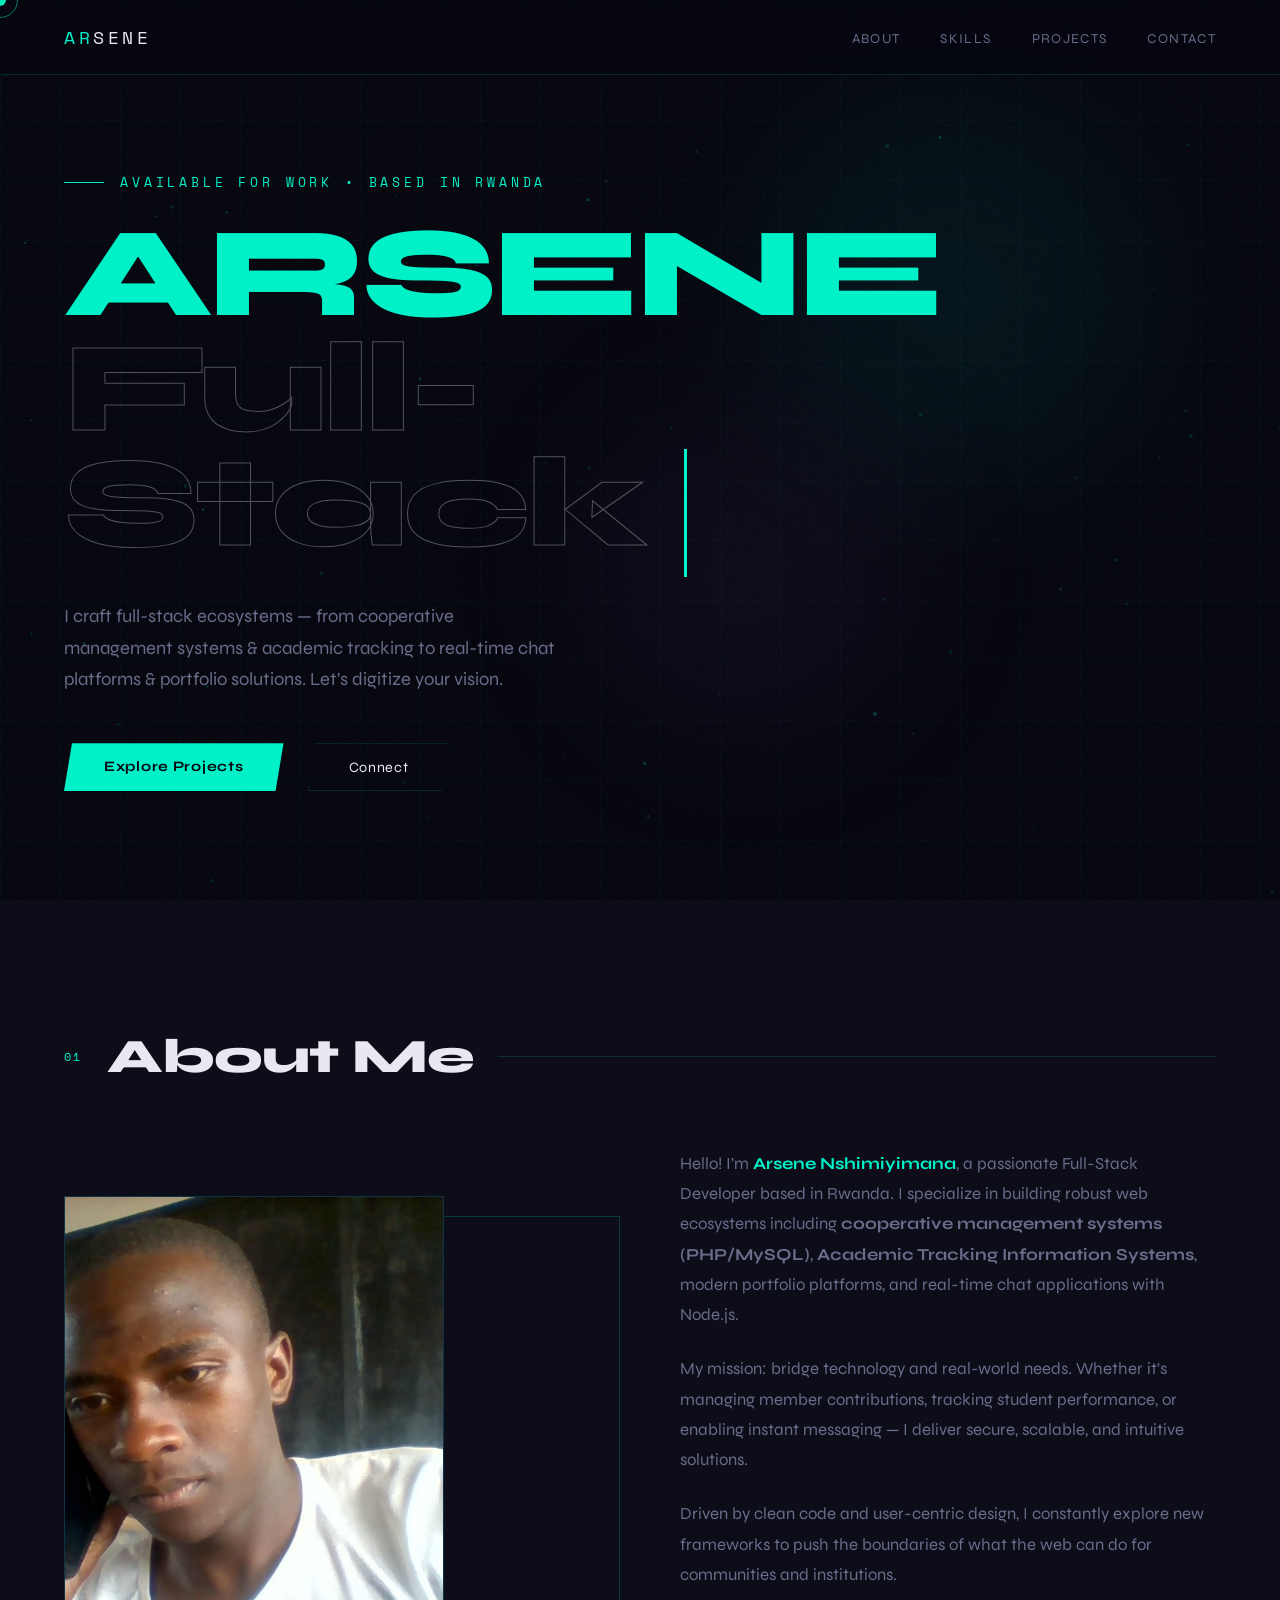
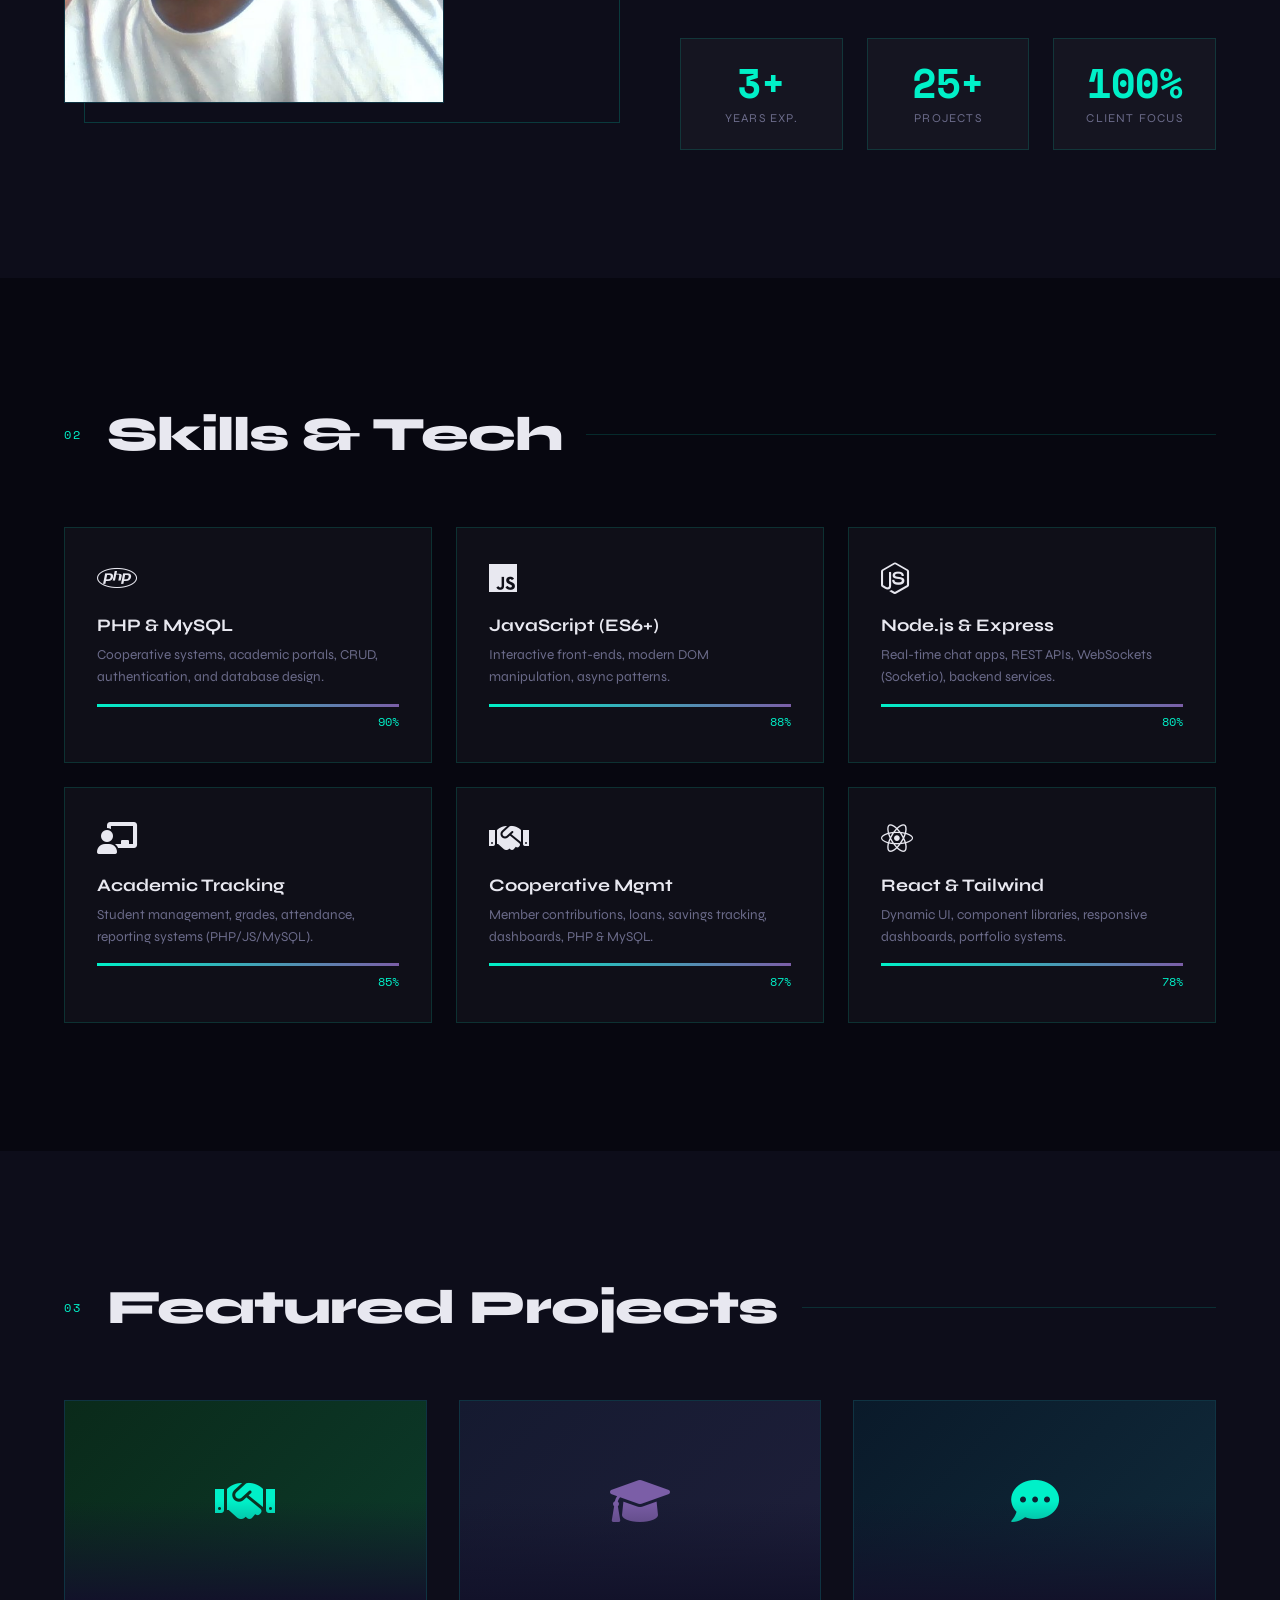
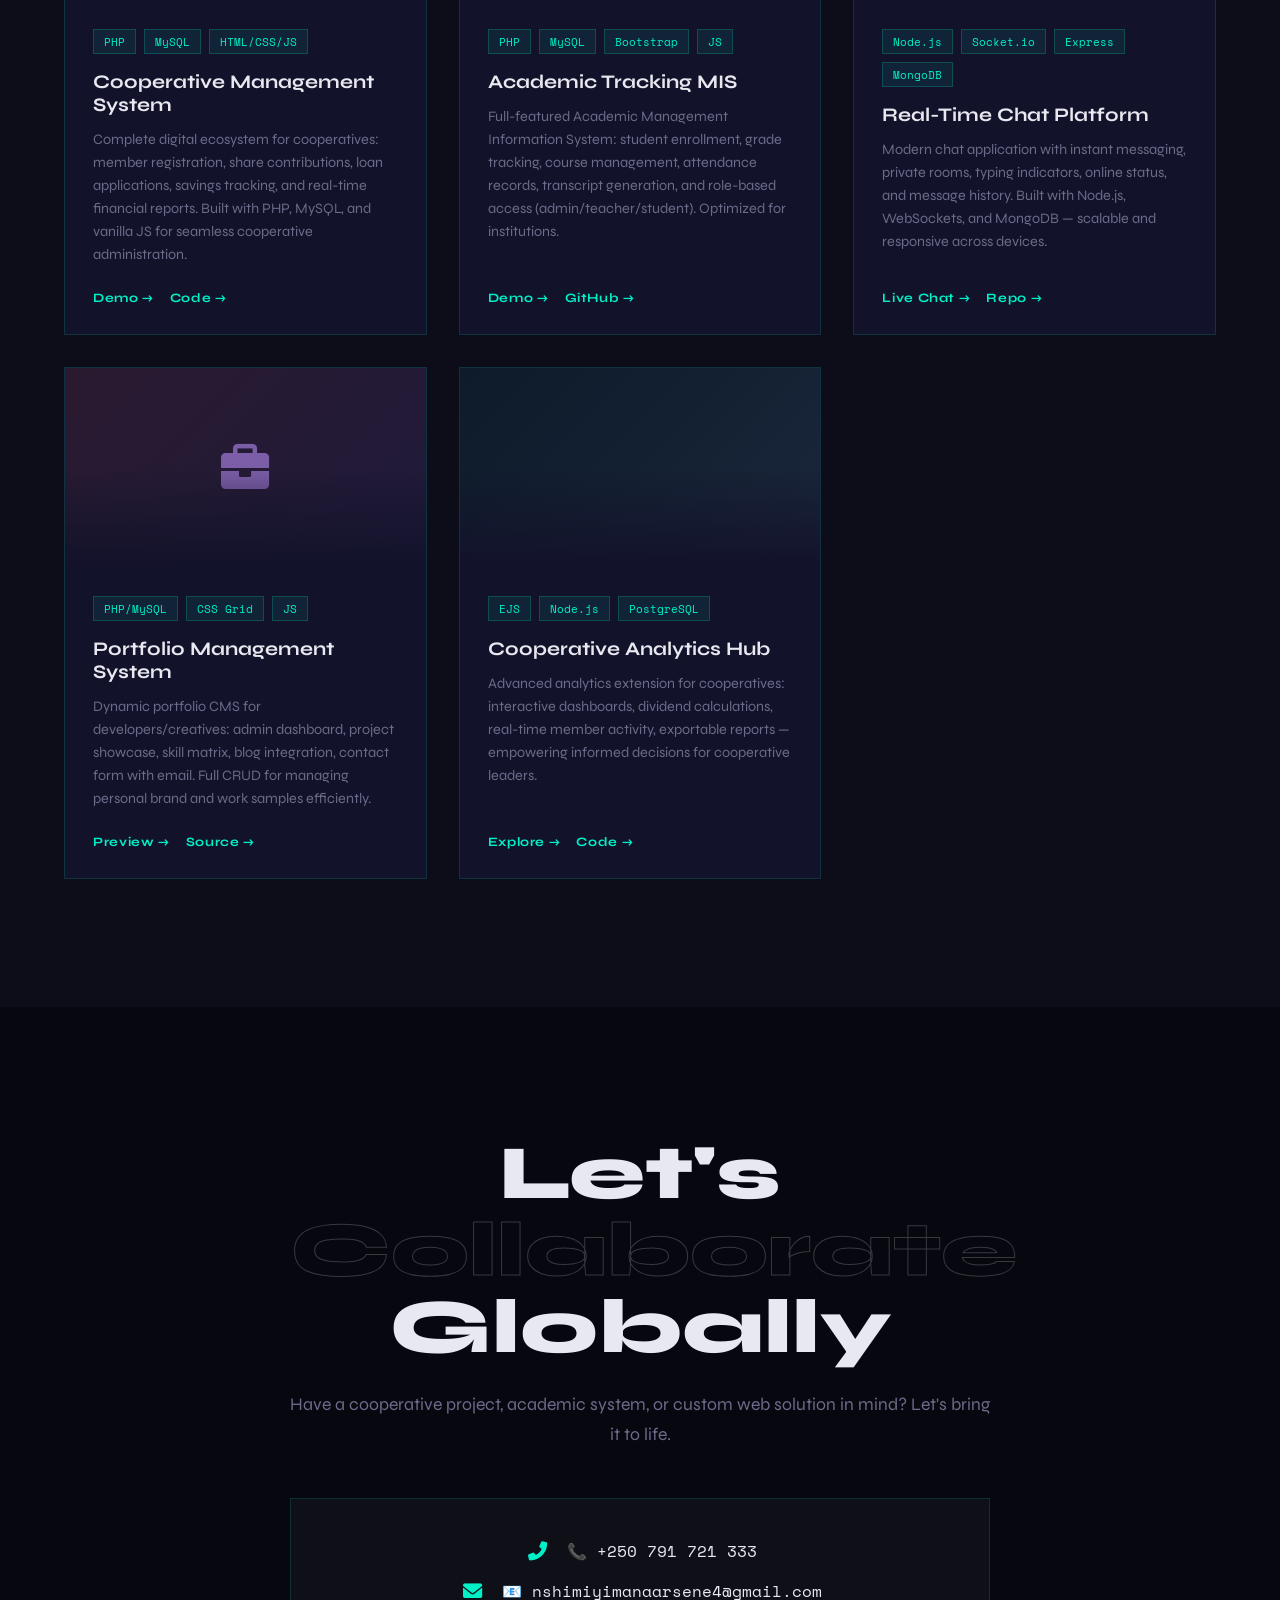
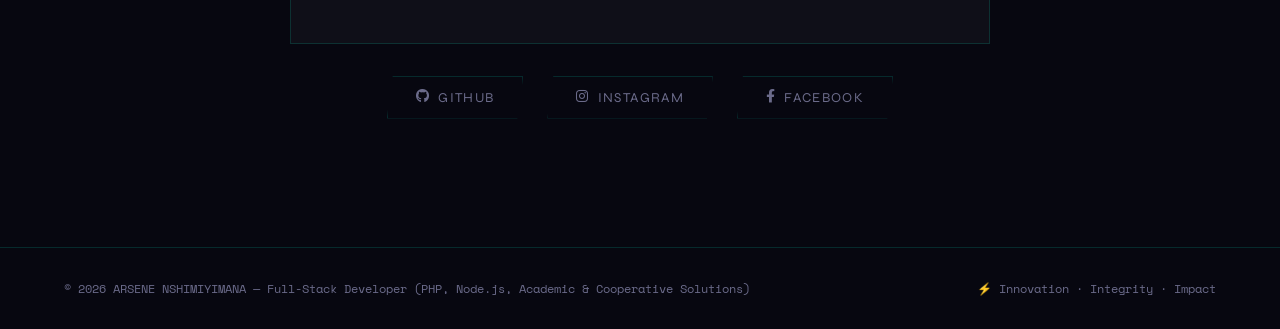
<file: index.html>
<!DOCTYPE html>
<html lang="en">
<head>
<meta charset="UTF-8">
<meta name="viewport" content="width=device-width, initial-scale=1.0">
<meta name="description" content="Arsene Nshimiyimana - Professional Full-Stack Web Developer portfolio showcasing modern web applications, cooperative systems, academic tracking, and innovative digital solutions.">
<meta name="author" content="Arsene Nshimiyimana">
<title>Arsene Nshimiyimana | Full-Stack Developer & Innovator</title>
<link rel="preconnect" href="https://fonts.googleapis.com">
<link href="https://fonts.googleapis.com/css2?family=Space+Mono:wght@400;700&family=Syne:wght@400;600;700;800&display=swap" rel="stylesheet">
<link rel="stylesheet" href="https://cdnjs.cloudflare.com/ajax/libs/font-awesome/6.0.0-beta3/css/all.min.css">
<link rel="stylesheet" href="style.css">
</head>
<body>
<div class="cursor" id="cursor"></div>
<div class="cursor-ring" id="cursorRing"></div>
<canvas id="particles-canvas"></canvas>
<div id="toast" class="toast-msg">Copied to clipboard!</div>

<nav>
  <a href="#hero" class="logo">AR<span>SENE</span></a>
  <ul class="nav-links">
    <li><a href="#about">About</a></li>
    <li><a href="#skills">Skills</a></li>
    <li><a href="#projects">Projects</a></li>
    <li><a href="#contact">Contact</a></li>
  </ul>
</nav>

<section id="hero">
  <div class="orb orb1"></div>
  <div class="orb orb2"></div>
  <div class="hero-inner">
    <div class="hero-tag">Available for work • Based in Rwanda</div>
    <h1 class="hero-name">
      <span class="accent">ARSENE</span><br>
      <span class="outline" id="typed-role">Web Dev</span>
      <span class="type-cursor"></span>
    </h1>
    <p class="hero-subtitle">I craft full-stack ecosystems — from cooperative management systems & academic tracking to real-time chat platforms & portfolio solutions. Let's digitize your vision.</p>
    <div class="hero-cta">
      <a href="#projects" class="btn-primary">Explore Projects</a>
      <a href="#contact" class="btn-ghost">Connect</a>
    </div>
  </div>
</section>

<section id="about">
  <div class="section-header reveal">
    <span class="section-num">01</span>
    <h2 class="section-title">About Me</h2>
    <div class="section-line"></div>
  </div>
  <div class="about-grid">
    <div class="about-photo-wrap reveal">
      <img src="arsene.jpg" alt="Arsene Nshimiyimana - Full-Stack Developer" class="about-photo" id="profileImage" onerror="this.onerror=null; this.src='data:image/svg+xml,%3Csvg xmlns=\'http://www.w3.org/2000/svg\' viewBox=\'0 0 400 500\'%3E%3Crect width=\'400\' height=\'500\' fill=\'%2312122a\'/%3E%3Ctext x=\'50%25\' y=\'50%25\' font-size=\'20\' fill=\'%2300f0c8\' text-anchor=\'middle\' dy=\'.3em\'%3EARSENE%3C/text%3E%3C/svg%3E'; this.style.objectFit='cover';">
      <div class="about-photo-accent"></div>
    </div>
    <div class="about-text reveal">
      <p>Hello! I'm <span class="highlight">Arsene Nshimiyimana</span>, a passionate Full-Stack Developer based in Rwanda. I specialize in building robust web ecosystems including <strong>cooperative management systems (PHP/MySQL)</strong>, <strong>Academic Tracking Information Systems</strong>, modern portfolio platforms, and real-time chat applications with Node.js.</p>
      <p>My mission: bridge technology and real-world needs. Whether it's managing member contributions, tracking student performance, or enabling instant messaging — I deliver secure, scalable, and intuitive solutions.</p>
      <p>Driven by clean code and user-centric design, I constantly explore new frameworks to push the boundaries of what the web can do for communities and institutions.</p>
      <div class="about-stats">
        <div class="stat">
          <div class="stat-num">3+</div>
          <div class="stat-label">YEARS EXP.</div>
        </div>
        <div class="stat">
          <div class="stat-num">25+</div>
          <div class="stat-label">PROJECTS</div>
        </div>
        <div class="stat">
          <div class="stat-num">100%</div>
          <div class="stat-label">CLIENT FOCUS</div>
        </div>
      </div>
    </div>
  </div>
</section>

<section id="skills">
  <div class="section-header reveal">
    <span class="section-num">02</span>
    <h2 class="section-title">Skills & Tech</h2>
    <div class="section-line"></div>
  </div>
  <div class="skills-grid">
    <div class="skill-card reveal">
      <div class="skill-icon"><i class="fab fa-php"></i></div>
      <div class="skill-name">PHP & MySQL</div>
      <div class="skill-desc">Cooperative systems, academic portals, CRUD, authentication, and database design.</div>
      <div class="skill-bar-wrap"><div class="skill-bar"></div></div>
      <div class="skill-pct">90%</div>
    </div>
    <div class="skill-card reveal">
      <div class="skill-icon"><i class="fab fa-js"></i></div>
      <div class="skill-name">JavaScript (ES6+)</div>
      <div class="skill-desc">Interactive front-ends, modern DOM manipulation, async patterns.</div>
      <div class="skill-bar-wrap"><div class="skill-bar"></div></div>
      <div class="skill-pct">88%</div>
    </div>
    <div class="skill-card reveal">
      <div class="skill-icon"><i class="fab fa-node-js"></i></div>
      <div class="skill-name">Node.js & Express</div>
      <div class="skill-desc">Real-time chat apps, REST APIs, WebSockets (Socket.io), backend services.</div>
      <div class="skill-bar-wrap"><div class="skill-bar"></div></div>
      <div class="skill-pct">80%</div>
    </div>
    <div class="skill-card reveal">
      <div class="skill-icon"><i class="fas fa-chalkboard-user"></i></div>
      <div class="skill-name">Academic Tracking</div>
      <div class="skill-desc">Student management, grades, attendance, reporting systems (PHP/JS/MySQL).</div>
      <div class="skill-bar-wrap"><div class="skill-bar"></div></div>
      <div class="skill-pct">85%</div>
    </div>
    <div class="skill-card reveal">
      <div class="skill-icon"><i class="fas fa-handshake"></i></div>
      <div class="skill-name">Cooperative Mgmt</div>
      <div class="skill-desc">Member contributions, loans, savings tracking, dashboards, PHP & MySQL.</div>
      <div class="skill-bar-wrap"><div class="skill-bar"></div></div>
      <div class="skill-pct">87%</div>
    </div>
    <div class="skill-card reveal">
      <div class="skill-icon"><i class="fab fa-react"></i></div>
      <div class="skill-name">React & Tailwind</div>
      <div class="skill-desc">Dynamic UI, component libraries, responsive dashboards, portfolio systems.</div>
      <div class="skill-bar-wrap"><div class="skill-bar"></div></div>
      <div class="skill-pct">78%</div>
    </div>
  </div>
</section>

<section id="projects">
  <div class="section-header reveal">
    <span class="section-num">03</span>
    <h2 class="section-title">Featured Projects</h2>
    <div class="section-line"></div>
  </div>
  <div class="projects-grid">
    <div class="project-card reveal">
      <div class="project-thumb" style="background: linear-gradient(135deg, #0a2a1a, #0c3a2a);">
        <i class="fas fa-handshake" style="font-size: 3rem; color: var(--accent);"></i>
      </div>
      <div class="project-content">
        <div class="project-tags">
          <span class="tag">PHP</span>
          <span class="tag">MySQL</span>
          <span class="tag">HTML/CSS/JS</span>
        </div>
        <div class="project-title">Cooperative Management System</div>
        <div class="project-desc">Complete digital ecosystem for cooperatives: member registration, share contributions, loan applications, savings tracking, and real-time financial reports. Built with PHP, MySQL, and vanilla JS for seamless cooperative administration.</div>
        <div class="project-links">
          <a href="#" class="project-link">Demo →</a>
          <a href="https://github.com/nshimiyimana-2007" class="project-link">Code →</a>
        </div>
      </div>
    </div>
    <div class="project-card reveal">
      <div class="project-thumb" style="background: linear-gradient(135deg, #151a30, #1e1f3a);">
        <i class="fas fa-graduation-cap" style="font-size: 3rem; color: var(--accent2);"></i>
      </div>
      <div class="project-content">
        <div class="project-tags">
          <span class="tag">PHP</span>
          <span class="tag">MySQL</span>
          <span class="tag">Bootstrap</span>
          <span class="tag">JS</span>
        </div>
        <div class="project-title">Academic Tracking MIS</div>
        <div class="project-desc">Full-featured Academic Management Information System: student enrollment, grade tracking, course management, attendance records, transcript generation, and role-based access (admin/teacher/student). Optimized for institutions.</div>
        <div class="project-links">
          <a href="#" class="project-link">Demo →</a>
          <a href="https://github.com/nshimiyimana-2007" class="project-link">GitHub →</a>
        </div>
      </div>
    </div>
    <div class="project-card reveal">
      <div class="project-thumb" style="background: linear-gradient(135deg, #0a1a2a, #102a3a);">
        <i class="fas fa-comment-dots" style="font-size: 3rem; color: var(--accent);"></i>
      </div>
      <div class="project-content">
        <div class="project-tags">
          <span class="tag">Node.js</span>
          <span class="tag">Socket.io</span>
          <span class="tag">Express</span>
          <span class="tag">MongoDB</span>
        </div>
        <div class="project-title">Real-Time Chat Platform</div>
        <div class="project-desc">Modern chat application with instant messaging, private rooms, typing indicators, online status, and message history. Built with Node.js, WebSockets, and MongoDB — scalable and responsive across devices.</div>
        <div class="project-links">
          <a href="#" class="project-link">Live Chat →</a>
          <a href="https://github.com/nshimiyimana-2007" class="project-link">Repo →</a>
        </div>
      </div>
    </div>
    <div class="project-card reveal">
      <div class="project-thumb" style="background: linear-gradient(135deg, #2a1a30, #1f1a3a);">
        <i class="fas fa-briefcase" style="font-size: 3rem; color: var(--accent2);"></i>
      </div>
      <div class="project-content">
        <div class="project-tags">
          <span class="tag">PHP/MySQL</span>
          <span class="tag">CSS Grid</span>
          <span class="tag">JS</span>
        </div>
        <div class="project-title">Portfolio Management System</div>
        <div class="project-desc">Dynamic portfolio CMS for developers/creatives: admin dashboard, project showcase, skill matrix, blog integration, contact form with email. Full CRUD for managing personal brand and work samples efficiently.</div>
        <div class="project-links">
          <a href="#" class="project-link">Preview →</a>
          <a href="https://github.com/nshimiyimana-2007" class="project-link">Source →</a>
        </div>
      </div>
    </div>
    <div class="project-card reveal">
      <div class="project-thumb" style="background: linear-gradient(135deg, #0d1b2a, #1b263b);">
        <i class="fas fa-chart-simple" style="font-size: 3rem; color: var(--accent);"></i>
      </div>
      <div class="project-content">
        <div class="project-tags">
          <span class="tag">EJS</span>
          <span class="tag">Node.js</span>
          <span class="tag">PostgreSQL</span>
        </div>
        <div class="project-title">Cooperative Analytics Hub</div>
        <div class="project-desc">Advanced analytics extension for cooperatives: interactive dashboards, dividend calculations, real-time member activity, exportable reports — empowering informed decisions for cooperative leaders.</div>
        <div class="project-links">
          <a href="#" class="project-link">Explore →</a>
          <a href="https://github.com/nshimiyimana-2007" class="project-link">Code →</a>
        </div>
      </div>
    </div>
  </div>
</section>

<section id="contact">
  <div class="contact-inner reveal">
    <h2 class="contact-big">Let's <span class="outline">Collaborate</span><br>Globally</h2>
    <p class="contact-sub">Have a cooperative project, academic system, or custom web solution in mind? Let's bring it to life.</p>
    <div class="contact-details">
      <div class="contact-detail-item">
        <i class="fas fa-phone-alt"></i>
        <span class="click-to-copy" data-copy="0791721333">📞 +250 791 721 333</span>
      </div>
      <div class="contact-detail-item">
        <i class="fas fa-envelope"></i>
        <a href="mailto:nshimiyimanaarsene4@gmail.com" class="click-to-copy" data-copy="nshimiyimanaarsene4@gmail.com">📧 nshimiyimanaarsene4@gmail.com</a>
      </div>
    </div>
    <div class="social-links">
      <a href="https://github.com/nshimiyimana-2007" target="_blank" class="social-link">
        <i class="fab fa-github"></i> GitHub
      </a>
      <a href="https://www.instagram.com/arsene5369/" target="_blank" class="social-link">
        <i class="fab fa-instagram"></i> Instagram
      </a>
      <a href="https://www.facebook.com/arsene.nshimiyimana.arsene/" target="_blank" class="social-link">
        <i class="fab fa-facebook-f"></i> Facebook
      </a>
    </div>
  </div>
</section>

<footer>
  <span>© 2026 ARSENE NSHIMIYIMANA — Full-Stack Developer (PHP, Node.js, Academic & Cooperative Solutions)</span>
  <span>⚡ Innovation · Integrity · Impact</span>
</footer>

<script src="script.js"></script>
</body>
</html>
</file>
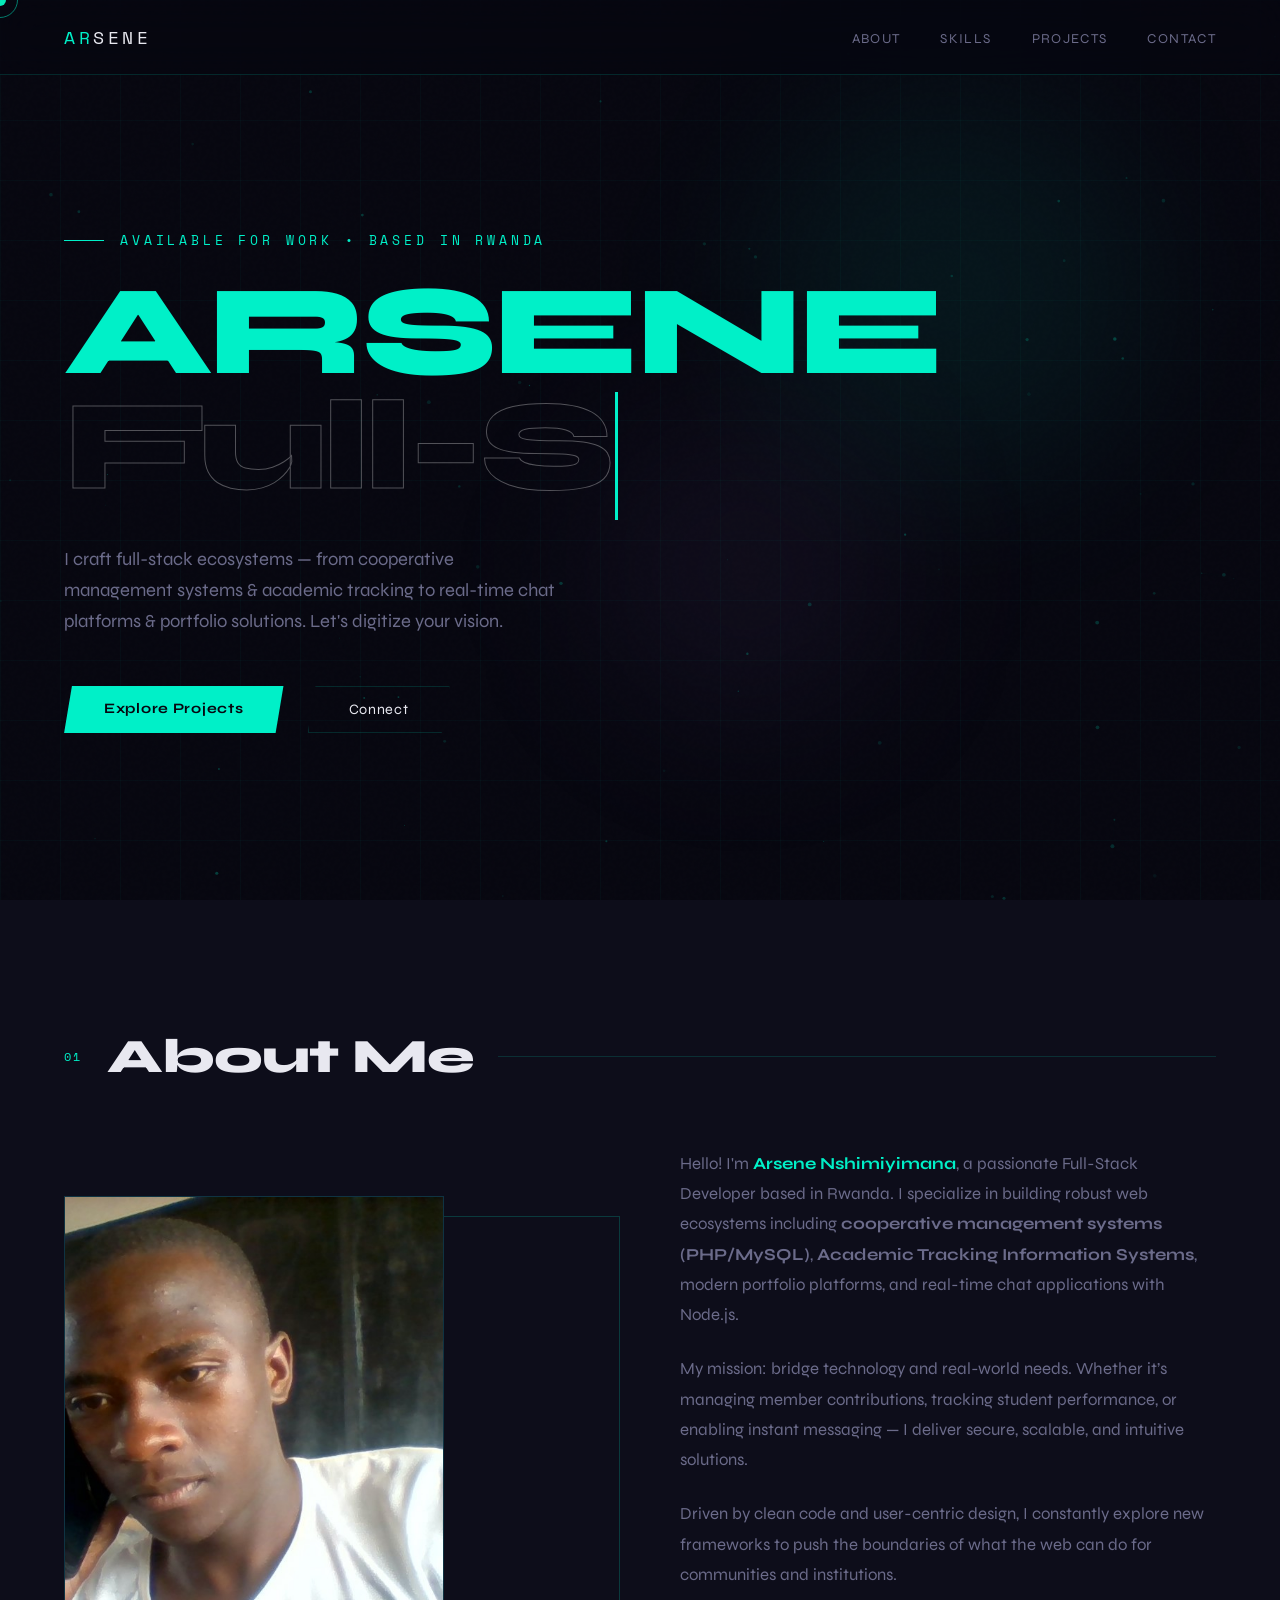
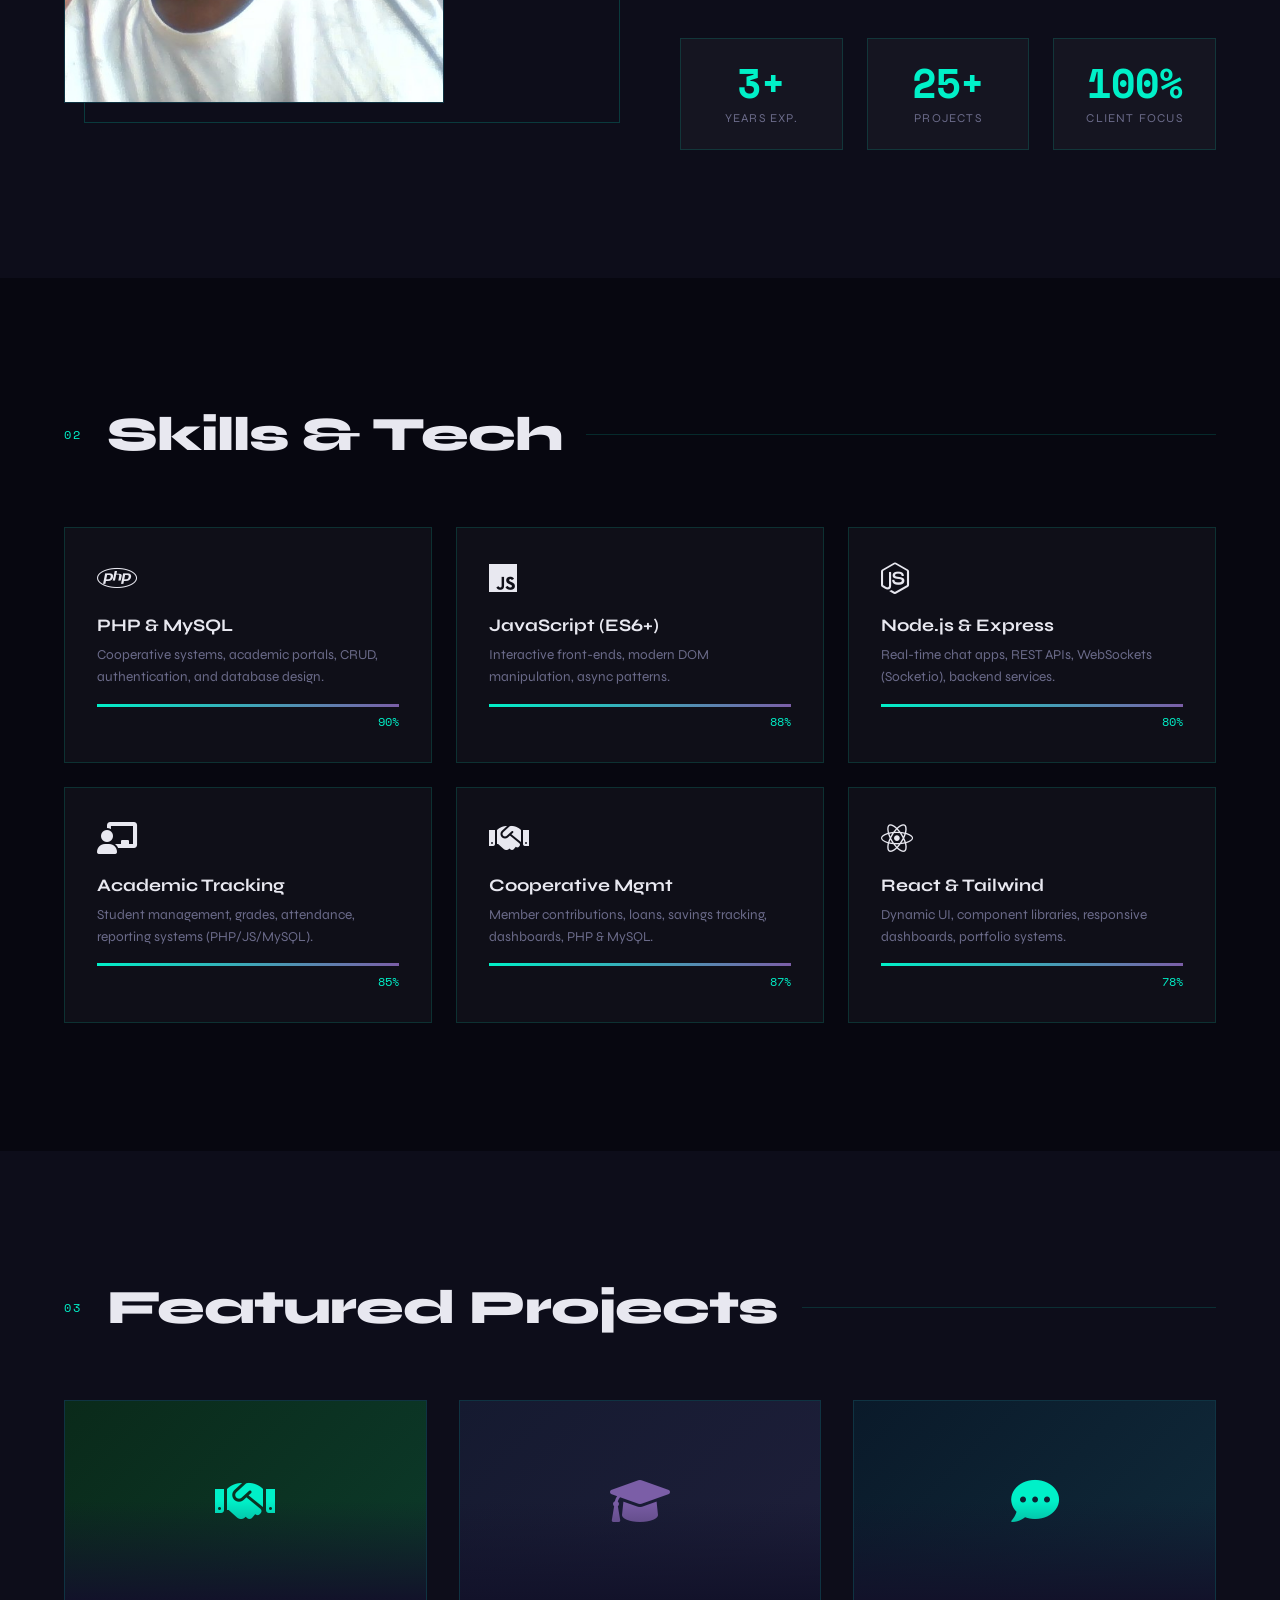
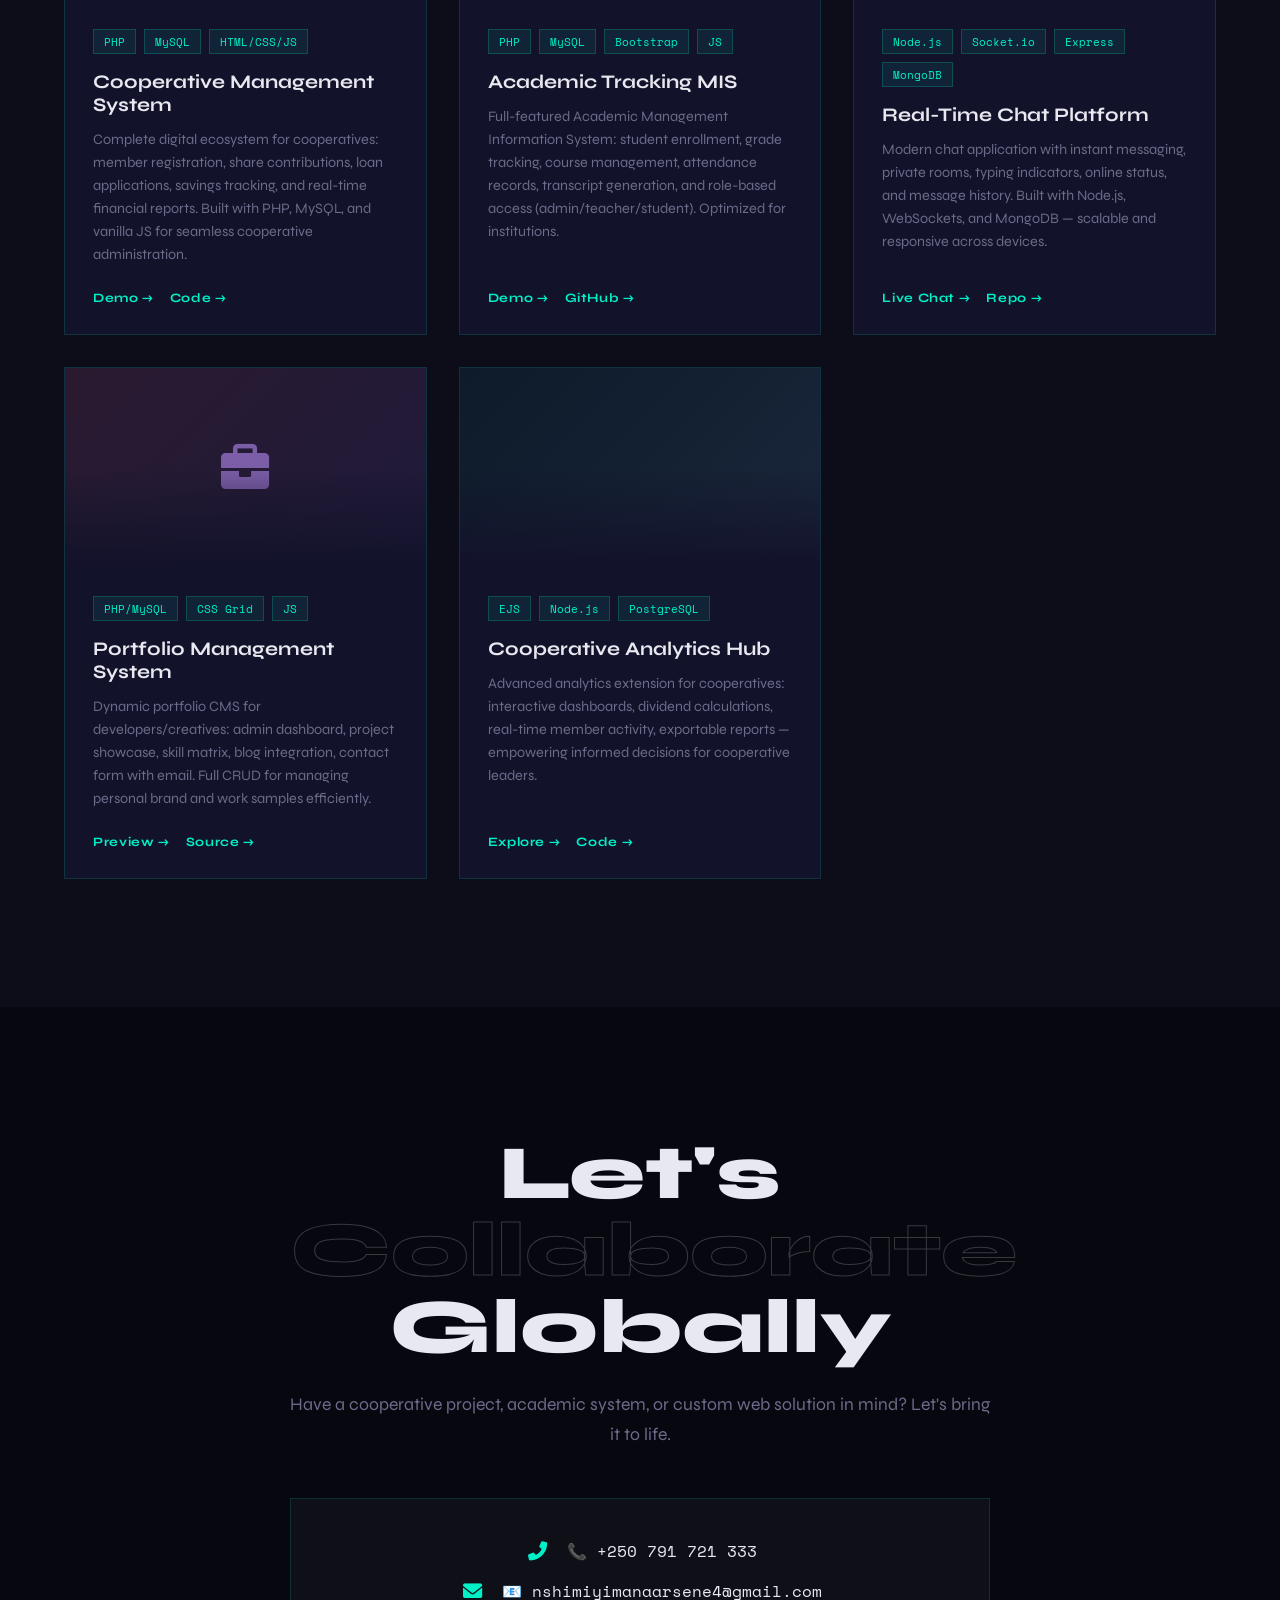
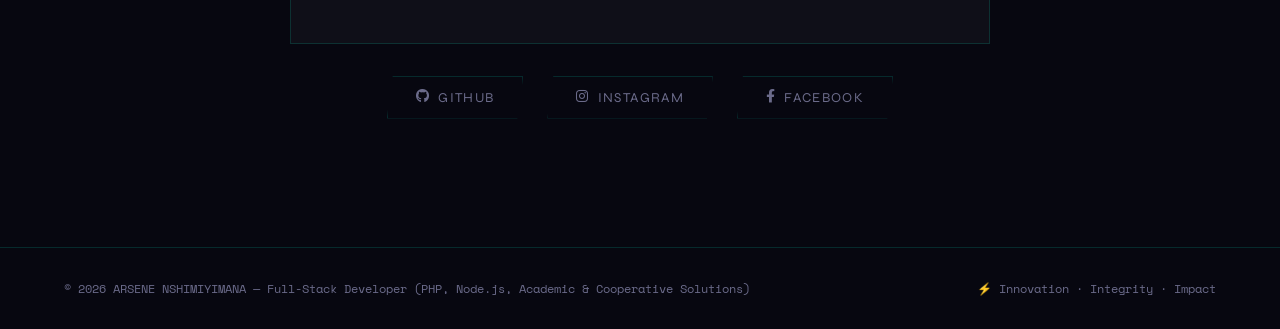
<file: arsene-portfolio.html>
<!DOCTYPE html>
<html lang="en">
<head>
<meta charset="UTF-8">
<meta name="viewport" content="width=device-width, initial-scale=1.0">
<meta name="description" content="Arsene Nshimiyimana - Professional Full-Stack Web Developer portfolio showcasing modern web applications, cooperative systems, academic tracking, and innovative digital solutions.">
<meta name="author" content="Arsene Nshimiyimana">
<title>Arsene Nshimiyimana | Full-Stack Developer & Innovator</title>
<link rel="preconnect" href="https://fonts.googleapis.com">
<link href="https://fonts.googleapis.com/css2?family=Space+Mono:wght@400;700&family=Syne:wght@400;600;700;800&display=swap" rel="stylesheet">
<link rel="stylesheet" href="https://cdnjs.cloudflare.com/ajax/libs/font-awesome/6.0.0-beta3/css/all.min.css">
<style>
  *, *::before, *::after { margin: 0; padding: 0; box-sizing: border-box; }

  :root {
    --bg: #070710;
    --bg2: #0d0d1a;
    --bg3: #12122a;
    --accent: #00f0c8;
    --accent2: #7b5ea7;
    --text: #e8e8f0;
    --muted: #6b6b8a;
    --border: rgba(0,240,200,0.15);
    --card: rgba(255,255,255,0.03);
    --glow: 0 0 40px rgba(0,240,200,0.12);
    --danger: #ff4d6d;
  }

  html { scroll-behavior: smooth; }

  body {
    background: var(--bg);
    color: var(--text);
    font-family: 'Syne', sans-serif;
    overflow-x: hidden;
    cursor: none;
  }

  /* Custom cursor */
  .cursor {
    position: fixed;
    width: 12px; height: 12px;
    background: var(--accent);
    border-radius: 50%;
    pointer-events: none;
    z-index: 9999;
    transform: translate(-50%, -50%);
    transition: transform 0.1s ease, width 0.2s ease, height 0.2s ease;
    mix-blend-mode: difference;
  }
  .cursor-ring {
    position: fixed;
    width: 36px; height: 36px;
    border: 1px solid rgba(0,240,200,0.5);
    border-radius: 50%;
    pointer-events: none;
    z-index: 9998;
    transform: translate(-50%, -50%);
    transition: transform 0.15s ease, width 0.3s ease, height 0.3s ease, opacity 0.3s;
  }

  body::before {
    content: '';
    position: fixed;
    inset: 0;
    background-image: url("data:image/svg+xml,%3Csvg viewBox='0 0 256 256' xmlns='http://www.w3.org/2000/svg'%3E%3Cfilter id='noise'%3E%3CfeTurbulence type='fractalNoise' baseFrequency='0.9' numOctaves='4' stitchTiles='stitch'/%3E%3C/filter%3E%3Crect width='100%25' height='100%25' filter='url(%23noise)' opacity='0.03'/%3E%3C/svg%3E");
    pointer-events: none;
    z-index: 0;
    opacity: 0.4;
  }

  body::after {
    content: '';
    position: fixed;
    inset: 0;
    background-image: linear-gradient(rgba(0,240,200,0.03) 1px, transparent 1px), linear-gradient(90deg, rgba(0,240,200,0.03) 1px, transparent 1px);
    background-size: 60px 60px;
    pointer-events: none;
    z-index: 0;
  }

  nav {
    position: fixed;
    top: 0; left: 0; right: 0;
    z-index: 100;
    padding: 1.5rem 4rem;
    display: flex;
    justify-content: space-between;
    align-items: center;
    backdrop-filter: blur(20px);
    background: rgba(7,7,16,0.7);
    border-bottom: 1px solid var(--border);
  }

  .logo {
    font-family: 'Space Mono', monospace;
    font-size: 1.1rem;
    color: var(--accent);
    letter-spacing: 0.2em;
    text-decoration: none;
  }
  .logo span { color: var(--text); }

  .nav-links { display: flex; gap: 2.5rem; list-style: none; }
  .nav-links a {
    color: var(--muted);
    text-decoration: none;
    font-size: 0.85rem;
    letter-spacing: 0.1em;
    text-transform: uppercase;
    transition: color 0.3s;
    position: relative;
  }
  .nav-links a::after {
    content: '';
    position: absolute;
    bottom: -4px; left: 0; right: 0;
    height: 1px;
    background: var(--accent);
    transform: scaleX(0);
    transition: transform 0.3s;
  }
  .nav-links a:hover { color: var(--accent); }
  .nav-links a:hover::after { transform: scaleX(1); }

  #hero {
    min-height: 100vh;
    display: flex;
    align-items: center;
    padding: 8rem 4rem 4rem;
    position: relative;
    z-index: 1;
  }

  .hero-inner { max-width: 900px; }
  .hero-tag {
    font-family: 'Space Mono', monospace;
    font-size: 0.8rem;
    color: var(--accent);
    letter-spacing: 0.3em;
    text-transform: uppercase;
    margin-bottom: 1.5rem;
    display: flex;
    align-items: center;
    gap: 1rem;
    opacity: 0;
    animation: fadeUp 0.8s 0.2s forwards;
  }
  .hero-tag::before {
    content: '';
    display: block;
    width: 40px;
    height: 1px;
    background: var(--accent);
  }
  .hero-name {
    font-size: clamp(4rem, 10vw, 8rem);
    font-weight: 800;
    line-height: 0.9;
    letter-spacing: -0.03em;
    margin-bottom: 1.5rem;
    opacity: 0;
    animation: fadeUp 0.8s 0.4s forwards;
  }
  .hero-name .accent { color: var(--accent); }
  .hero-name .outline {
    -webkit-text-stroke: 1px rgba(255,255,255,0.3);
    color: transparent;
  }
  .hero-subtitle {
    font-size: 1.15rem;
    color: var(--muted);
    max-width: 500px;
    line-height: 1.7;
    margin-bottom: 3rem;
    opacity: 0;
    animation: fadeUp 0.8s 0.6s forwards;
  }
  .hero-cta {
    display: flex;
    gap: 1.5rem;
    opacity: 0;
    animation: fadeUp 0.8s 0.8s forwards;
  }
  .btn-primary {
    padding: 0.9rem 2.5rem;
    background: var(--accent);
    color: var(--bg);
    text-decoration: none;
    font-weight: 700;
    font-size: 0.9rem;
    letter-spacing: 0.05em;
    transition: all 0.3s;
    clip-path: polygon(8px 0%, 100% 0%, calc(100% - 8px) 100%, 0% 100%);
  }
  .btn-primary:hover {
    background: #fff;
    transform: translateY(-2px);
    box-shadow: 0 20px 40px rgba(0,240,200,0.3);
  }
  .btn-ghost {
    padding: 0.9rem 2.5rem;
    border: 1px solid var(--border);
    color: var(--text);
    text-decoration: none;
    font-size: 0.9rem;
    letter-spacing: 0.05em;
    transition: all 0.3s;
    clip-path: polygon(8px 0%, 100% 0%, calc(100% - 8px) 100%, 0% 100%);
  }
  .btn-ghost:hover {
    border-color: var(--accent);
    color: var(--accent);
    transform: translateY(-2px);
  }
  .orb {
    position: absolute;
    border-radius: 50%;
    filter: blur(80px);
    pointer-events: none;
    z-index: 0;
    animation: drift 12s ease-in-out infinite;
  }
  .orb1 { width: 400px; height: 400px; background: rgba(0,240,200,0.06); top: 10%; right: 10%; }
  .orb2 { width: 300px; height: 300px; background: rgba(123,94,167,0.08); bottom: 20%; right: 30%; animation-delay: 3s; }

  @keyframes drift {
    0%, 100% { transform: translate(0,0); }
    33% { transform: translate(20px, -30px); }
    66% { transform: translate(-20px, 20px); }
  }
  section { padding: 8rem 4rem; position: relative; z-index: 1; }
  .section-header { display: flex; align-items: center; gap: 1.5rem; margin-bottom: 4rem; }
  .section-num { font-family: 'Space Mono', monospace; font-size: 0.75rem; color: var(--accent); letter-spacing: 0.2em; }
  .section-title { font-size: clamp(2rem, 4vw, 3rem); font-weight: 800; letter-spacing: -0.02em; }
  .section-line { flex: 1; height: 1px; background: var(--border); }
  #about { background: var(--bg2); }
  .about-grid { display: grid; grid-template-columns: 1fr 1fr; gap: 5rem; align-items: center; }
  .about-photo-wrap { position: relative; }
  .about-photo {
    width: 100%;
    max-width: 380px;
    aspect-ratio: 3/4;
    object-fit: cover;
    display: block;
    border: 1px solid var(--border);
    background: var(--bg3);
    transition: transform 0.3s, filter 0.3s;
  }
  .about-photo:hover {
    transform: scale(1.01);
    filter: brightness(1.02);
    border-color: rgba(0,240,200,0.4);
  }
  .about-photo-accent { 
    position: absolute; 
    top: 20px; 
    left: 20px; 
    right: -20px; 
    bottom: -20px; 
    border: 1px solid rgba(0,240,200,0.2); 
    z-index: -1; 
    transition: all 0.3s;
  }
  .about-photo-wrap:hover .about-photo-accent {
    top: 16px;
    left: 16px;
    right: -16px;
    bottom: -16px;
    border-color: rgba(0,240,200,0.5);
  }
  .about-text p { color: var(--muted); line-height: 1.8; margin-bottom: 1.5rem; font-size: 1.05rem; }
  .about-text .highlight { color: var(--accent); font-weight: 700; }
  .about-stats { display: grid; grid-template-columns: repeat(3, 1fr); gap: 1.5rem; margin-top: 3rem; }
  .stat { padding: 1.5rem; background: var(--card); border: 1px solid var(--border); text-align: center; transition: border-color 0.3s, transform 0.3s; }
  .stat:hover { border-color: var(--accent); transform: translateY(-4px); }
  .stat-num { font-size: 2.5rem; font-weight: 800; color: var(--accent); line-height: 1; font-family: 'Space Mono', monospace; }
  .stat-label { font-size: 0.75rem; color: var(--muted); letter-spacing: 0.1em; text-transform: uppercase; margin-top: 0.5rem; }
  #skills { background: var(--bg); }
  .skills-grid { display: grid; grid-template-columns: repeat(auto-fill, minmax(300px, 1fr)); gap: 1.5rem; }
  .skill-card { padding: 2rem; background: var(--card); border: 1px solid var(--border); transition: all 0.3s; position: relative; overflow: hidden; }
  .skill-card:hover { border-color: rgba(0,240,200,0.4); transform: translateY(-6px); box-shadow: var(--glow); }
  .skill-icon { font-size: 2rem; margin-bottom: 1rem; }
  .skill-name { font-size: 1.1rem; font-weight: 700; margin-bottom: 0.5rem; }
  .skill-desc { font-size: 0.85rem; color: var(--muted); line-height: 1.6; margin-bottom: 1rem; }
  .skill-bar-wrap { height: 3px; background: rgba(255,255,255,0.05); overflow: hidden; }
  .skill-bar { height: 100%; background: linear-gradient(90deg, var(--accent), var(--accent2)); transform: scaleX(0); transform-origin: left; transition: transform 1s ease; }
  .skill-card.visible .skill-bar { transform: scaleX(1); }
  .skill-pct { font-family: 'Space Mono', monospace; font-size: 0.75rem; color: var(--accent); text-align: right; margin-top: 0.4rem; }
  #projects { background: var(--bg2); }
  .projects-grid { display: grid; grid-template-columns: repeat(auto-fill, minmax(360px, 1fr)); gap: 2rem; }
  .project-card { background: var(--bg3); border: 1px solid var(--border); overflow: hidden; transition: transform 0.3s, box-shadow 0.3s; display: flex; flex-direction: column; }
  .project-card:hover { transform: translateY(-8px); box-shadow: var(--glow); border-color: rgba(0,240,200,0.35); }
  .project-thumb { height: 200px; background: var(--bg); display: flex; align-items: center; justify-content: center; font-size: 3rem; position: relative; overflow: hidden; }
  .project-thumb::after { content: ''; position: absolute; inset: 0; background: linear-gradient(to bottom, transparent 50%, var(--bg3)); }
  .project-content { padding: 1.75rem; flex: 1; display: flex; flex-direction: column; }
  .project-tags { display: flex; flex-wrap: wrap; gap: 0.5rem; margin-bottom: 1rem; }
  .tag { font-family: 'Space Mono', monospace; font-size: 0.7rem; padding: 3px 10px; background: rgba(0,240,200,0.08); color: var(--accent); border: 1px solid rgba(0,240,200,0.2); }
  .project-title { font-size: 1.2rem; font-weight: 700; margin-bottom: 0.75rem; }
  .project-desc { font-size: 0.9rem; color: var(--muted); line-height: 1.6; flex: 1; margin-bottom: 1.5rem; }
  .project-links { display: flex; gap: 1rem; flex-wrap: wrap; }
  .project-link { font-size: 0.8rem; color: var(--accent); text-decoration: none; letter-spacing: 0.05em; font-weight: 700; display: inline-flex; align-items: center; gap: 0.4rem; transition: gap 0.2s; }
  .project-link:hover { gap: 0.7rem; }
  #contact { background: var(--bg); }
  .contact-inner { max-width: 700px; margin: 0 auto; text-align: center; }
  .contact-big { font-size: clamp(2.5rem, 6vw, 5rem); font-weight: 800; line-height: 1; margin-bottom: 1.5rem; }
  .contact-big .outline { -webkit-text-stroke: 1px rgba(255,255,255,0.2); color: transparent; }
  .contact-sub { color: var(--muted); font-size: 1.1rem; line-height: 1.7; margin-bottom: 3rem; }
  .contact-details { background: var(--card); border: 1px solid var(--border); padding: 1.5rem; margin-bottom: 2rem; }
  .contact-detail-item { display: flex; align-items: center; justify-content: center; gap: 1rem; margin: 1rem 0; flex-wrap: wrap; font-family: 'Space Mono', monospace; }
  .contact-detail-item i { color: var(--accent); font-size: 1.2rem; width: 28px; }
  .contact-detail-item a { color: var(--text); text-decoration: none; transition: color 0.3s; }
  .contact-detail-item a:hover { color: var(--accent); }
  .social-links { display: flex; justify-content: center; gap: 1.5rem; flex-wrap: wrap; margin-top: 1.5rem; }
  .social-link { padding: 0.75rem 1.75rem; border: 1px solid var(--border); color: var(--muted); text-decoration: none; font-size: 0.85rem; letter-spacing: 0.1em; text-transform: uppercase; transition: all 0.3s; clip-path: polygon(6px 0%, 100% 0%, calc(100% - 6px) 100%, 0% 100%); display: inline-flex; align-items: center; gap: 8px; }
  .social-link:hover { border-color: var(--accent); color: var(--accent); background: rgba(0,240,200,0.05); }
  footer { padding: 2rem 4rem; border-top: 1px solid var(--border); display: flex; justify-content: space-between; align-items: center; font-family: 'Space Mono', monospace; font-size: 0.75rem; color: var(--muted); }
  @keyframes fadeUp { from { opacity: 0; transform: translateY(30px); } to { opacity: 1; transform: translateY(0); } }
  .reveal { opacity: 0; transform: translateY(40px); transition: opacity 0.8s ease, transform 0.8s ease; }
  .reveal.visible { opacity: 1; transform: none; }
  .type-cursor { display: inline-block; width: 3px; height: 1em; background: var(--accent); vertical-align: middle; margin-left: 4px; animation: blink 1s step-end infinite; }
  @keyframes blink { 50% { opacity: 0; } }
  @media (max-width: 768px) {
    nav { padding: 1rem 1.5rem; }
    .nav-links { display: none; }
    section, #hero { padding: 6rem 1.5rem 3rem; }
    .about-grid { grid-template-columns: 1fr; }
    footer { flex-direction: column; gap: 0.5rem; text-align: center; }
  }
  #particles-canvas { position: fixed; inset: 0; z-index: 0; pointer-events: none; opacity: 0.5; }
  .click-to-copy { cursor: pointer; transition: opacity 0.2s; }
  .click-to-copy:hover { opacity: 0.8; }
  .toast-msg { position: fixed; bottom: 30px; left: 50%; transform: translateX(-50%); background: var(--accent); color: var(--bg); padding: 10px 20px; font-family: 'Space Mono', monospace; font-size: 0.8rem; z-index: 10000; clip-path: polygon(4px 0%, 100% 0%, calc(100% - 4px) 100%, 0% 100%); opacity: 0; transition: opacity 0.3s; pointer-events: none; }
</style>
</head>
<body>
<div class="cursor" id="cursor"></div>
<div class="cursor-ring" id="cursorRing"></div>
<canvas id="particles-canvas"></canvas>
<div id="toast" class="toast-msg">Copied to clipboard!</div>
<nav>
  <a href="#hero" class="logo">AR<span>SENE</span></a>
  <ul class="nav-links">
    <li><a href="#about">About</a></li>
    <li><a href="#skills">Skills</a></li>
    <li><a href="#projects">Projects</a></li>
    <li><a href="#contact">Contact</a></li>
  </ul>
</nav>
<section id="hero">
  <div class="orb orb1"></div><div class="orb orb2"></div>
  <div class="hero-inner">
    <div class="hero-tag">Available for work • Based in Rwanda</div>
    <h1 class="hero-name"><span class="accent">ARSENE</span><br><span class="outline" id="typed-role">Web Dev</span><span class="type-cursor"></span></h1>
    <p class="hero-subtitle">I craft full-stack ecosystems — from cooperative management systems & academic tracking to real-time chat platforms & portfolio solutions. Let's digitize your vision.</p>
    <div class="hero-cta"><a href="#projects" class="btn-primary">Explore Projects</a><a href="#contact" class="btn-ghost">Connect</a></div>
  </div>
</section>
<section id="about">
  <div class="section-header reveal"><span class="section-num">01</span><h2 class="section-title">About Me</h2><div class="section-line"></div></div>
  <div class="about-grid">
    <div class="about-photo-wrap reveal">
      <!-- Real image arsene.jpg integrated with proper selector and modern styling -->
      <img src="arsene.jpg" alt="Arsene Nshimiyimana - Full-Stack Developer" class="about-photo" id="profileImage" onerror="this.onerror=null; this.src='data:image/svg+xml,%3Csvg xmlns=\'http://www.w3.org/2000/svg\' viewBox=\'0 0 400 500\'%3E%3Crect width=\'400\' height=\'500\' fill=\'%2312122a\'/%3E%3Ctext x=\'50%25\' y=\'50%25\' font-size=\'20\' fill=\'%2300f0c8\' text-anchor=\'middle\' dy=\'.3em\'%3EARSENE%3C/text%3E%3C/svg%3E'; this.style.objectFit='cover';">
      <div class="about-photo-accent"></div>
    </div>
    <div class="about-text reveal">
      <p>Hello! I'm <span class="highlight">Arsene Nshimiyimana</span>, a passionate Full-Stack Developer based in Rwanda. I specialize in building robust web ecosystems including <strong>cooperative management systems (PHP/MySQL)</strong>, <strong>Academic Tracking Information Systems</strong>, modern portfolio platforms, and real-time chat applications with Node.js.</p>
      <p>My mission: bridge technology and real-world needs. Whether it’s managing member contributions, tracking student performance, or enabling instant messaging — I deliver secure, scalable, and intuitive solutions.</p>
      <p>Driven by clean code and user-centric design, I constantly explore new frameworks to push the boundaries of what the web can do for communities and institutions.</p>
      <div class="about-stats">
        <div class="stat"><div class="stat-num">3+</div><div class="stat-label">YEARS EXP.</div></div>
        <div class="stat"><div class="stat-num">25+</div><div class="stat-label">PROJECTS</div></div>
        <div class="stat"><div class="stat-num">100%</div><div class="stat-label">CLIENT FOCUS</div></div>
      </div>
    </div>
  </div>
</section>
<section id="skills">
  <div class="section-header reveal"><span class="section-num">02</span><h2 class="section-title">Skills & Tech</h2><div class="section-line"></div></div>
  <div class="skills-grid">
    <div class="skill-card reveal"><div class="skill-icon"><i class="fab fa-php"></i></div><div class="skill-name">PHP & MySQL</div><div class="skill-desc">Cooperative systems, academic portals, CRUD, authentication, and database design.</div><div class="skill-bar-wrap"><div class="skill-bar"></div></div><div class="skill-pct">90%</div></div>
    <div class="skill-card reveal"><div class="skill-icon"><i class="fab fa-js"></i></div><div class="skill-name">JavaScript (ES6+)</div><div class="skill-desc">Interactive front-ends, modern DOM manipulation, async patterns.</div><div class="skill-bar-wrap"><div class="skill-bar"></div></div><div class="skill-pct">88%</div></div>
    <div class="skill-card reveal"><div class="skill-icon"><i class="fab fa-node-js"></i></div><div class="skill-name">Node.js & Express</div><div class="skill-desc">Real-time chat apps, REST APIs, WebSockets (Socket.io), backend services.</div><div class="skill-bar-wrap"><div class="skill-bar"></div></div><div class="skill-pct">80%</div></div>
    <div class="skill-card reveal"><div class="skill-icon"><i class="fas fa-chalkboard-user"></i></div><div class="skill-name">Academic Tracking</div><div class="skill-desc">Student management, grades, attendance, reporting systems (PHP/JS/MySQL).</div><div class="skill-bar-wrap"><div class="skill-bar"></div></div><div class="skill-pct">85%</div></div>
    <div class="skill-card reveal"><div class="skill-icon"><i class="fas fa-handshake"></i></div><div class="skill-name">Cooperative Mgmt</div><div class="skill-desc">Member contributions, loans, savings tracking, dashboards, PHP & MySQL.</div><div class="skill-bar-wrap"><div class="skill-bar"></div></div><div class="skill-pct">87%</div></div>
    <div class="skill-card reveal"><div class="skill-icon"><i class="fab fa-react"></i></div><div class="skill-name">React & Tailwind</div><div class="skill-desc">Dynamic UI, component libraries, responsive dashboards, portfolio systems.</div><div class="skill-bar-wrap"><div class="skill-bar"></div></div><div class="skill-pct">78%</div></div>
  </div>
</section>
<section id="projects">
  <div class="section-header reveal"><span class="section-num">03</span><h2 class="section-title">Featured Projects</h2><div class="section-line"></div></div>
  <div class="projects-grid">
    <div class="project-card reveal"><div class="project-thumb" style="background: linear-gradient(135deg, #0a2a1a, #0c3a2a);"><i class="fas fa-handshake" style="font-size: 3rem; color: var(--accent);"></i></div><div class="project-content"><div class="project-tags"><span class="tag">PHP</span><span class="tag">MySQL</span><span class="tag">HTML/CSS/JS</span></div><div class="project-title">Cooperative Management System</div><div class="project-desc">Complete digital ecosystem for cooperatives: member registration, share contributions, loan applications, savings tracking, and real-time financial reports. Built with PHP, MySQL, and vanilla JS for seamless cooperative administration.</div><div class="project-links"><a href="#" class="project-link">Demo →</a><a href="https://github.com/nshimiyimana-2007" class="project-link">Code →</a></div></div></div>
    <div class="project-card reveal"><div class="project-thumb" style="background: linear-gradient(135deg, #151a30, #1e1f3a);"><i class="fas fa-graduation-cap" style="font-size: 3rem; color: var(--accent2);"></i></div><div class="project-content"><div class="project-tags"><span class="tag">PHP</span><span class="tag">MySQL</span><span class="tag">Bootstrap</span><span class="tag">JS</span></div><div class="project-title">Academic Tracking MIS</div><div class="project-desc">Full-featured Academic Management Information System: student enrollment, grade tracking, course management, attendance records, transcript generation, and role-based access (admin/teacher/student). Optimized for institutions.</div><div class="project-links"><a href="#" class="project-link">Demo →</a><a href="https://github.com/nshimiyimana-2007" class="project-link">GitHub →</a></div></div></div>
    <div class="project-card reveal"><div class="project-thumb" style="background: linear-gradient(135deg, #0a1a2a, #102a3a);"><i class="fas fa-comment-dots" style="font-size: 3rem; color: var(--accent);"></i></div><div class="project-content"><div class="project-tags"><span class="tag">Node.js</span><span class="tag">Socket.io</span><span class="tag">Express</span><span class="tag">MongoDB</span></div><div class="project-title">Real-Time Chat Platform</div><div class="project-desc">Modern chat application with instant messaging, private rooms, typing indicators, online status, and message history. Built with Node.js, WebSockets, and MongoDB — scalable and responsive across devices.</div><div class="project-links"><a href="#" class="project-link">Live Chat →</a><a href="https://github.com/nshimiyimana-2007" class="project-link">Repo →</a></div></div></div>
    <div class="project-card reveal"><div class="project-thumb" style="background: linear-gradient(135deg, #2a1a30, #1f1a3a);"><i class="fas fa-briefcase" style="font-size: 3rem; color: var(--accent2);"></i></div><div class="project-content"><div class="project-tags"><span class="tag">PHP/MySQL</span><span class="tag">CSS Grid</span><span class="tag">JS</span></div><div class="project-title">Portfolio Management System</div><div class="project-desc">Dynamic portfolio CMS for developers/creatives: admin dashboard, project showcase, skill matrix, blog integration, contact form with email. Full CRUD for managing personal brand and work samples efficiently.</div><div class="project-links"><a href="#" class="project-link">Preview →</a><a href="https://github.com/nshimiyimana-2007" class="project-link">Source →</a></div></div></div>
    <div class="project-card reveal"><div class="project-thumb" style="background: linear-gradient(135deg, #0d1b2a, #1b263b);"><i class="fas fa-chart-simple" style="font-size: 3rem; color: var(--accent);"></i></div><div class="project-content"><div class="project-tags"><span class="tag">EJS</span><span class="tag">Node.js</span><span class="tag">PostgreSQL</span></div><div class="project-title">Cooperative Analytics Hub</div><div class="project-desc">Advanced analytics extension for cooperatives: interactive dashboards, dividend calculations, real-time member activity, exportable reports — empowering informed decisions for cooperative leaders.</div><div class="project-links"><a href="#" class="project-link">Explore →</a><a href="https://github.com/nshimiyimana-2007" class="project-link">Code →</a></div></div></div>
  </div>
</section>
<section id="contact">
  <div class="contact-inner reveal"><h2 class="contact-big">Let's <span class="outline">Collaborate</span><br>Globally</h2><p class="contact-sub">Have a cooperative project, academic system, or custom web solution in mind? Let's bring it to life.</p><div class="contact-details"><div class="contact-detail-item"><i class="fas fa-phone-alt"></i> <span class="click-to-copy" data-copy="0791721333">📞 +250 791 721 333</span></div><div class="contact-detail-item"><i class="fas fa-envelope"></i> <a href="mailto:nshimiyimanaarsene4@gmail.com" class="click-to-copy" data-copy="nshimiyimanaarsene4@gmail.com">📧 nshimiyimanaarsene4@gmail.com</a></div></div><div class="social-links"><a href="https://github.com/nshimiyimana-2007" target="_blank" class="social-link"><i class="fab fa-github"></i> GitHub</a><a href="https://www.instagram.com/arsene5369/" target="_blank" class="social-link"><i class="fab fa-instagram"></i> Instagram</a><a href="https://www.facebook.com/arsene.nshimiyimana.arsene/" target="_blank" class="social-link"><i class="fab fa-facebook-f"></i> Facebook</a></div></div>
</section>
<footer><span>© 2026 ARSENE NSHIMIYIMANA — Full-Stack Developer (PHP, Node.js, Academic & Cooperative Solutions)</span><span>⚡ Innovation · Integrity · Impact</span></footer>
<script>
  (function() {
    const cursor = document.getElementById('cursor'), ring = document.getElementById('cursorRing');
    let mx = 0, my = 0, rx = 0, ry = 0;
    document.addEventListener('mousemove', e => { mx = e.clientX; my = e.clientY; cursor.style.left = mx + 'px'; cursor.style.top = my + 'px'; });
    function animateRing() { rx += (mx - rx) * 0.12; ry += (my - ry) * 0.12; ring.style.left = rx + 'px'; ring.style.top = ry + 'px'; requestAnimationFrame(animateRing); } animateRing();
    document.querySelectorAll('a, button, .click-to-copy').forEach(el => { el.addEventListener('mouseenter', () => { cursor.style.width = '20px'; cursor.style.height = '20px'; ring.style.width = '56px'; ring.style.height = '56px'; }); el.addEventListener('mouseleave', () => { cursor.style.width = '12px'; cursor.style.height = '12px'; ring.style.width = '36px'; ring.style.height = '36px'; }); });
    const canvas = document.getElementById('particles-canvas'), ctx = canvas.getContext('2d');
    canvas.width = window.innerWidth; canvas.height = window.innerHeight;
    window.addEventListener('resize', () => { canvas.width = window.innerWidth; canvas.height = window.innerHeight; });
    const particles = [];
    for (let i = 0; i < 80; i++) particles.push({ x: Math.random() * canvas.width, y: Math.random() * canvas.height, vx: (Math.random() - 0.5) * 0.3, vy: (Math.random() - 0.5) * 0.3, r: Math.random() * 1.5 + 0.5, alpha: Math.random() * 0.4 + 0.1 });
    function drawParticles() { ctx.clearRect(0, 0, canvas.width, canvas.height); particles.forEach(p => { p.x += p.vx; p.y += p.vy; if (p.x < 0) p.x = canvas.width; if (p.x > canvas.width) p.x = 0; if (p.y < 0) p.y = canvas.height; if (p.y > canvas.height) p.y = 0; ctx.beginPath(); ctx.arc(p.x, p.y, p.r, 0, Math.PI * 2); ctx.fillStyle = `rgba(0,240,200,${p.alpha})`; ctx.fill(); }); particles.forEach((a, i) => { particles.slice(i+1).forEach(b => { const d = Math.hypot(a.x-b.x, a.y-b.y); if (d < 120) { ctx.beginPath(); ctx.moveTo(a.x, a.y); ctx.lineTo(b.x, b.y); ctx.strokeStyle = `rgba(0,240,200,${0.06 * (1 - d/120)})`; ctx.lineWidth = 0.5; ctx.stroke(); } }); }); requestAnimationFrame(drawParticles); } drawParticles();
    const roles = ['Full-Stack Dev', 'PHP Expert', 'Node.js Builder', 'Coop Systems'];
    let ri = 0, ci = 0, del = false; const typeEl = document.getElementById('typed-role');
    function type() { const word = roles[ri]; if (!del) { typeEl.textContent = word.slice(0, ++ci); if (ci === word.length) { del = true; setTimeout(type, 2000); return; } } else { typeEl.textContent = word.slice(0, --ci); if (ci === 0) { del = false; ri = (ri + 1) % roles.length; } } setTimeout(type, del ? 60 : 100); } setTimeout(type, 1500);
    const observer = new IntersectionObserver(entries => { entries.forEach(e => { if (e.isIntersecting) { e.target.classList.add('visible'); if (e.target.classList.contains('skill-card')) e.target.querySelector('.skill-bar').style.transform = 'scaleX(1)'; } }); }, { threshold: 0.15 });
    document.querySelectorAll('.reveal').forEach(el => observer.observe(el));
    const toast = document.getElementById('toast');
    function showToast(msg) { toast.textContent = msg || 'Copied!'; toast.style.opacity = '1'; setTimeout(() => { toast.style.opacity = '0'; }, 2000); }
    document.querySelectorAll('.click-to-copy').forEach(el => { el.addEventListener('click', (e) => { e.preventDefault(); const textToCopy = el.getAttribute('data-copy') || el.innerText.replace(/[📞📧\+]/g, '').trim(); navigator.clipboard.writeText(textToCopy).then(() => { showToast(`Copied: ${textToCopy}`); }).catch(() => { showToast('Failed to copy'); }); }); });
    const mailLink = document.querySelector('.contact-detail-item a'); if(mailLink) mailLink.addEventListener('click', (e) => { e.stopPropagation(); });
    document.querySelectorAll('.skill-bar').forEach(bar => { bar.style.transform = 'scaleX(0)'; });
    // Ensure image arsene.jpg gets proper styling and fallback handled
    const profileImg = document.getElementById('profileImage');
    if (profileImg && profileImg.complete && profileImg.naturalWidth === 0) {
      profileImg.src = 'data:image/svg+xml,%3Csvg xmlns=\'http://www.w3.org/2000/svg\' viewBox=\'0 0 400 500\'%3E%3Crect width=\'400\' height=\'500\' fill=\'%2312122a\'/%3E%3Ctext x=\'50%25\' y=\'50%25\' font-size=\'20\' fill=\'%2300f0c8\' text-anchor=\'middle\' dy=\'.3em\'%3EARSENE%3C/text%3E%3C/svg%3E';
    }
  })();
</script>
</body>
</html>
</file>
<file: style.css>
*, *::before, *::after {
  margin: 0;
  padding: 0;
  box-sizing: border-box;
}

:root {
  --bg: #070710;
  --bg2: #0d0d1a;
  --bg3: #12122a;
  --accent: #00f0c8;
  --accent2: #7b5ea7;
  --text: #e8e8f0;
  --muted: #6b6b8a;
  --border: rgba(0, 240, 200, 0.15);
  --card: rgba(255, 255, 255, 0.03);
  --glow: 0 0 40px rgba(0, 240, 200, 0.12);
  --danger: #ff4d6d;
}

html {
  scroll-behavior: smooth;
}

body {
  background: var(--bg);
  color: var(--text);
  font-family: 'Syne', sans-serif;
  overflow-x: hidden;
  cursor: none;
}

/* Custom cursor */
.cursor {
  position: fixed;
  width: 12px;
  height: 12px;
  background: var(--accent);
  border-radius: 50%;
  pointer-events: none;
  z-index: 9999;
  transform: translate(-50%, -50%);
  transition: transform 0.1s ease, width 0.2s ease, height 0.2s ease;
  mix-blend-mode: difference;
}

.cursor-ring {
  position: fixed;
  width: 36px;
  height: 36px;
  border: 1px solid rgba(0, 240, 200, 0.5);
  border-radius: 50%;
  pointer-events: none;
  z-index: 9998;
  transform: translate(-50%, -50%);
  transition: transform 0.15s ease, width 0.3s ease, height 0.3s ease, opacity 0.3s;
}

/* Noise overlay */
body::before {
  content: '';
  position: fixed;
  inset: 0;
  background-image: url("data:image/svg+xml,%3Csvg viewBox='0 0 256 256' xmlns='http://www.w3.org/2000/svg'%3E%3Cfilter id='noise'%3E%3CfeTurbulence type='fractalNoise' baseFrequency='0.9' numOctaves='4' stitchTiles='stitch'/%3E%3C/filter%3E%3Crect width='100%25' height='100%25' filter='url(%23noise)' opacity='0.03'/%3E%3C/svg%3E");
  pointer-events: none;
  z-index: 0;
  opacity: 0.4;
}

body::after {
  content: '';
  position: fixed;
  inset: 0;
  background-image: linear-gradient(rgba(0, 240, 200, 0.03) 1px, transparent 1px), linear-gradient(90deg, rgba(0, 240, 200, 0.03) 1px, transparent 1px);
  background-size: 60px 60px;
  pointer-events: none;
  z-index: 0;
}

/* Navigation */
nav {
  position: fixed;
  top: 0;
  left: 0;
  right: 0;
  z-index: 100;
  padding: 1.5rem 4rem;
  display: flex;
  justify-content: space-between;
  align-items: center;
  backdrop-filter: blur(20px);
  background: rgba(7, 7, 16, 0.7);
  border-bottom: 1px solid var(--border);
}

.logo {
  font-family: 'Space Mono', monospace;
  font-size: 1.1rem;
  color: var(--accent);
  letter-spacing: 0.2em;
  text-decoration: none;
}

.logo span {
  color: var(--text);
}

.nav-links {
  display: flex;
  gap: 2.5rem;
  list-style: none;
}

.nav-links a {
  color: var(--muted);
  text-decoration: none;
  font-size: 0.85rem;
  letter-spacing: 0.1em;
  text-transform: uppercase;
  transition: color 0.3s;
  position: relative;
}

.nav-links a::after {
  content: '';
  position: absolute;
  bottom: -4px;
  left: 0;
  right: 0;
  height: 1px;
  background: var(--accent);
  transform: scaleX(0);
  transition: transform 0.3s;
}

.nav-links a:hover {
  color: var(--accent);
}

.nav-links a:hover::after {
  transform: scaleX(1);
}

/* Hero Section */
#hero {
  min-height: 100vh;
  display: flex;
  align-items: center;
  padding: 8rem 4rem 4rem;
  position: relative;
  z-index: 1;
}

.hero-inner {
  max-width: 900px;
}

.hero-tag {
  font-family: 'Space Mono', monospace;
  font-size: 0.8rem;
  color: var(--accent);
  letter-spacing: 0.3em;
  text-transform: uppercase;
  margin-bottom: 1.5rem;
  display: flex;
  align-items: center;
  gap: 1rem;
  opacity: 0;
  animation: fadeUp 0.8s 0.2s forwards;
}

.hero-tag::before {
  content: '';
  display: block;
  width: 40px;
  height: 1px;
  background: var(--accent);
}

.hero-name {
  font-size: clamp(4rem, 10vw, 8rem);
  font-weight: 800;
  line-height: 0.9;
  letter-spacing: -0.03em;
  margin-bottom: 1.5rem;
  opacity: 0;
  animation: fadeUp 0.8s 0.4s forwards;
}

.hero-name .accent {
  color: var(--accent);
}

.hero-name .outline {
  -webkit-text-stroke: 1px rgba(255, 255, 255, 0.3);
  color: transparent;
}

.hero-subtitle {
  font-size: 1.15rem;
  color: var(--muted);
  max-width: 500px;
  line-height: 1.7;
  margin-bottom: 3rem;
  opacity: 0;
  animation: fadeUp 0.8s 0.6s forwards;
}

.hero-cta {
  display: flex;
  gap: 1.5rem;
  opacity: 0;
  animation: fadeUp 0.8s 0.8s forwards;
}

.btn-primary {
  padding: 0.9rem 2.5rem;
  background: var(--accent);
  color: var(--bg);
  text-decoration: none;
  font-weight: 700;
  font-size: 0.9rem;
  letter-spacing: 0.05em;
  transition: all 0.3s;
  clip-path: polygon(8px 0%, 100% 0%, calc(100% - 8px) 100%, 0% 100%);
}

.btn-primary:hover {
  background: #fff;
  transform: translateY(-2px);
  box-shadow: 0 20px 40px rgba(0, 240, 200, 0.3);
}

.btn-ghost {
  padding: 0.9rem 2.5rem;
  border: 1px solid var(--border);
  color: var(--text);
  text-decoration: none;
  font-size: 0.9rem;
  letter-spacing: 0.05em;
  transition: all 0.3s;
  clip-path: polygon(8px 0%, 100% 0%, calc(100% - 8px) 100%, 0% 100%);
}

.btn-ghost:hover {
  border-color: var(--accent);
  color: var(--accent);
  transform: translateY(-2px);
}

/* Animated Orbs */
.orb {
  position: absolute;
  border-radius: 50%;
  filter: blur(80px);
  pointer-events: none;
  z-index: 0;
  animation: drift 12s ease-in-out infinite;
}

.orb1 {
  width: 400px;
  height: 400px;
  background: rgba(0, 240, 200, 0.06);
  top: 10%;
  right: 10%;
}

.orb2 {
  width: 300px;
  height: 300px;
  background: rgba(123, 94, 167, 0.08);
  bottom: 20%;
  right: 30%;
  animation-delay: 3s;
}

@keyframes drift {
  0%, 100% {
    transform: translate(0, 0);
  }
  33% {
    transform: translate(20px, -30px);
  }
  66% {
    transform: translate(-20px, 20px);
  }
}

/* Sections */
section {
  padding: 8rem 4rem;
  position: relative;
  z-index: 1;
}

.section-header {
  display: flex;
  align-items: center;
  gap: 1.5rem;
  margin-bottom: 4rem;
}

.section-num {
  font-family: 'Space Mono', monospace;
  font-size: 0.75rem;
  color: var(--accent);
  letter-spacing: 0.2em;
}

.section-title {
  font-size: clamp(2rem, 4vw, 3rem);
  font-weight: 800;
  letter-spacing: -0.02em;
}

.section-line {
  flex: 1;
  height: 1px;
  background: var(--border);
}

#about {
  background: var(--bg2);
}

/* About Section */
.about-grid {
  display: grid;
  grid-template-columns: 1fr 1fr;
  gap: 5rem;
  align-items: center;
}

.about-photo-wrap {
  position: relative;
}

.about-photo {
  width: 100%;
  max-width: 380px;
  aspect-ratio: 3/4;
  object-fit: cover;
  display: block;
  border: 1px solid var(--border);
  background: var(--bg3);
  transition: transform 0.3s, filter 0.3s;
}

.about-photo:hover {
  transform: scale(1.01);
  filter: brightness(1.02);
  border-color: rgba(0, 240, 200, 0.4);
}

.about-photo-accent {
  position: absolute;
  top: 20px;
  left: 20px;
  right: -20px;
  bottom: -20px;
  border: 1px solid rgba(0, 240, 200, 0.2);
  z-index: -1;
  transition: all 0.3s;
}

.about-photo-wrap:hover .about-photo-accent {
  top: 16px;
  left: 16px;
  right: -16px;
  bottom: -16px;
  border-color: rgba(0, 240, 200, 0.5);
}

.about-text p {
  color: var(--muted);
  line-height: 1.8;
  margin-bottom: 1.5rem;
  font-size: 1.05rem;
}

.about-text .highlight {
  color: var(--accent);
  font-weight: 700;
}

.about-stats {
  display: grid;
  grid-template-columns: repeat(3, 1fr);
  gap: 1.5rem;
  margin-top: 3rem;
}

.stat {
  padding: 1.5rem;
  background: var(--card);
  border: 1px solid var(--border);
  text-align: center;
  transition: border-color 0.3s, transform 0.3s;
}

.stat:hover {
  border-color: var(--accent);
  transform: translateY(-4px);
}

.stat-num {
  font-size: 2.5rem;
  font-weight: 800;
  color: var(--accent);
  line-height: 1;
  font-family: 'Space Mono', monospace;
}

.stat-label {
  font-size: 0.75rem;
  color: var(--muted);
  letter-spacing: 0.1em;
  text-transform: uppercase;
  margin-top: 0.5rem;
}

/* Skills Section */
#skills {
  background: var(--bg);
}

.skills-grid {
  display: grid;
  grid-template-columns: repeat(auto-fill, minmax(300px, 1fr));
  gap: 1.5rem;
}

.skill-card {
  padding: 2rem;
  background: var(--card);
  border: 1px solid var(--border);
  transition: all 0.3s;
  position: relative;
  overflow: hidden;
}

.skill-card:hover {
  border-color: rgba(0, 240, 200, 0.4);
  transform: translateY(-6px);
  box-shadow: var(--glow);
}

.skill-card::before {
  content: '';
  position: absolute;
  inset: 0;
  background: linear-gradient(135deg, rgba(0, 240, 200, 0.05) 0%, transparent 60%);
  opacity: 0;
  transition: opacity 0.3s;
}

.skill-card:hover::before {
  opacity: 1;
}

.skill-icon {
  font-size: 2rem;
  margin-bottom: 1rem;
}

.skill-name {
  font-size: 1.1rem;
  font-weight: 700;
  margin-bottom: 0.5rem;
}

.skill-desc {
  font-size: 0.85rem;
  color: var(--muted);
  line-height: 1.6;
  margin-bottom: 1rem;
}

.skill-bar-wrap {
  height: 3px;
  background: rgba(255, 255, 255, 0.05);
  overflow: hidden;
}

.skill-bar {
  height: 100%;
  background: linear-gradient(90deg, var(--accent), var(--accent2));
  transform: scaleX(0);
  transform-origin: left;
  transition: transform 1s ease;
}

.skill-card.visible .skill-bar {
  transform: scaleX(1);
}

.skill-pct {
  font-family: 'Space Mono', monospace;
  font-size: 0.75rem;
  color: var(--accent);
  text-align: right;
  margin-top: 0.4rem;
}

/* Projects Section */
#projects {
  background: var(--bg2);
}

.projects-grid {
  display: grid;
  grid-template-columns: repeat(auto-fill, minmax(360px, 1fr));
  gap: 2rem;
}

.project-card {
  background: var(--bg3);
  border: 1px solid var(--border);
  overflow: hidden;
  transition: transform 0.3s, box-shadow 0.3s;
  display: flex;
  flex-direction: column;
}

.project-card:hover {
  transform: translateY(-8px);
  box-shadow: var(--glow);
  border-color: rgba(0, 240, 200, 0.35);
}

.project-thumb {
  height: 200px;
  background: var(--bg);
  display: flex;
  align-items: center;
  justify-content: center;
  font-size: 3rem;
  position: relative;
  overflow: hidden;
}

.project-thumb::after {
  content: '';
  position: absolute;
  inset: 0;
  background: linear-gradient(to bottom, transparent 50%, var(--bg3));
}

.project-content {
  padding: 1.75rem;
  flex: 1;
  display: flex;
  flex-direction: column;
}

.project-tags {
  display: flex;
  flex-wrap: wrap;
  gap: 0.5rem;
  margin-bottom: 1rem;
}

.tag {
  font-family: 'Space Mono', monospace;
  font-size: 0.7rem;
  padding: 3px 10px;
  background: rgba(0, 240, 200, 0.08);
  color: var(--accent);
  border: 1px solid rgba(0, 240, 200, 0.2);
}

.project-title {
  font-size: 1.2rem;
  font-weight: 700;
  margin-bottom: 0.75rem;
}

.project-desc {
  font-size: 0.9rem;
  color: var(--muted);
  line-height: 1.6;
  flex: 1;
  margin-bottom: 1.5rem;
}

.project-links {
  display: flex;
  gap: 1rem;
  flex-wrap: wrap;
}

.project-link {
  font-size: 0.8rem;
  color: var(--accent);
  text-decoration: none;
  letter-spacing: 0.05em;
  font-weight: 700;
  display: inline-flex;
  align-items: center;
  gap: 0.4rem;
  transition: gap 0.2s;
}

.project-link:hover {
  gap: 0.7rem;
}

/* Contact Section */
#contact {
  background: var(--bg);
}

.contact-inner {
  max-width: 700px;
  margin: 0 auto;
  text-align: center;
}

.contact-big {
  font-size: clamp(2.5rem, 6vw, 5rem);
  font-weight: 800;
  line-height: 1;
  margin-bottom: 1.5rem;
}

.contact-big .outline {
  -webkit-text-stroke: 1px rgba(255, 255, 255, 0.2);
  color: transparent;
}

.contact-sub {
  color: var(--muted);
  font-size: 1.1rem;
  line-height: 1.7;
  margin-bottom: 3rem;
}

.contact-details {
  background: var(--card);
  border: 1px solid var(--border);
  padding: 1.5rem;
  margin-bottom: 2rem;
}

.contact-detail-item {
  display: flex;
  align-items: center;
  justify-content: center;
  gap: 1rem;
  margin: 1rem 0;
  flex-wrap: wrap;
  font-family: 'Space Mono', monospace;
}

.contact-detail-item i {
  color: var(--accent);
  font-size: 1.2rem;
  width: 28px;
}

.contact-detail-item a {
  color: var(--text);
  text-decoration: none;
  transition: color 0.3s;
}

.contact-detail-item a:hover {
  color: var(--accent);
}

.social-links {
  display: flex;
  justify-content: center;
  gap: 1.5rem;
  flex-wrap: wrap;
  margin-top: 1.5rem;
}

.social-link {
  padding: 0.75rem 1.75rem;
  border: 1px solid var(--border);
  color: var(--muted);
  text-decoration: none;
  font-size: 0.85rem;
  letter-spacing: 0.1em;
  text-transform: uppercase;
  transition: all 0.3s;
  clip-path: polygon(6px 0%, 100% 0%, calc(100% - 6px) 100%, 0% 100%);
  display: inline-flex;
  align-items: center;
  gap: 8px;
}

.social-link:hover {
  border-color: var(--accent);
  color: var(--accent);
  background: rgba(0, 240, 200, 0.05);
}

/* Footer */
footer {
  padding: 2rem 4rem;
  border-top: 1px solid var(--border);
  display: flex;
  justify-content: space-between;
  align-items: center;
  font-family: 'Space Mono', monospace;
  font-size: 0.75rem;
  color: var(--muted);
}

/* Animations */
@keyframes fadeUp {
  from {
    opacity: 0;
    transform: translateY(30px);
  }
  to {
    opacity: 1;
    transform: translateY(0);
  }
}

.reveal {
  opacity: 0;
  transform: translateY(40px);
  transition: opacity 0.8s ease, transform 0.8s ease;
}

.reveal.visible {
  opacity: 1;
  transform: none;
}

.type-cursor {
  display: inline-block;
  width: 3px;
  height: 1em;
  background: var(--accent);
  vertical-align: middle;
  margin-left: 4px;
  animation: blink 1s step-end infinite;
}

@keyframes blink {
  50% {
    opacity: 0;
  }
}

/* Particles Canvas */
#particles-canvas {
  position: fixed;
  inset: 0;
  z-index: 0;
  pointer-events: none;
  opacity: 0.5;
}

/* Toast Message */
.click-to-copy {
  cursor: pointer;
  transition: opacity 0.2s;
}

.click-to-copy:hover {
  opacity: 0.8;
}

.toast-msg {
  position: fixed;
  bottom: 30px;
  left: 50%;
  transform: translateX(-50%);
  background: var(--accent);
  color: var(--bg);
  padding: 10px 20px;
  font-family: 'Space Mono', monospace;
  font-size: 0.8rem;
  z-index: 10000;
  clip-path: polygon(4px 0%, 100% 0%, calc(100% - 4px) 100%, 0% 100%);
  opacity: 0;
  transition: opacity 0.3s;
  pointer-events: none;
}

/* Responsive Design */
@media (max-width: 768px) {
  nav {
    padding: 1rem 1.5rem;
  }
  
  .nav-links {
    display: none;
  }
  
  section, #hero {
    padding: 6rem 1.5rem 3rem;
  }
  
  .about-grid {
    grid-template-columns: 1fr;
  }
  
  .about-stats {
    grid-template-columns: repeat(2, 1fr);
  }
  
  footer {
    flex-direction: column;
    gap: 0.5rem;
    text-align: center;
  }
  
  .contact-detail-item {
    flex-direction: column;
    gap: 0.3rem;
  }
}
</file>
